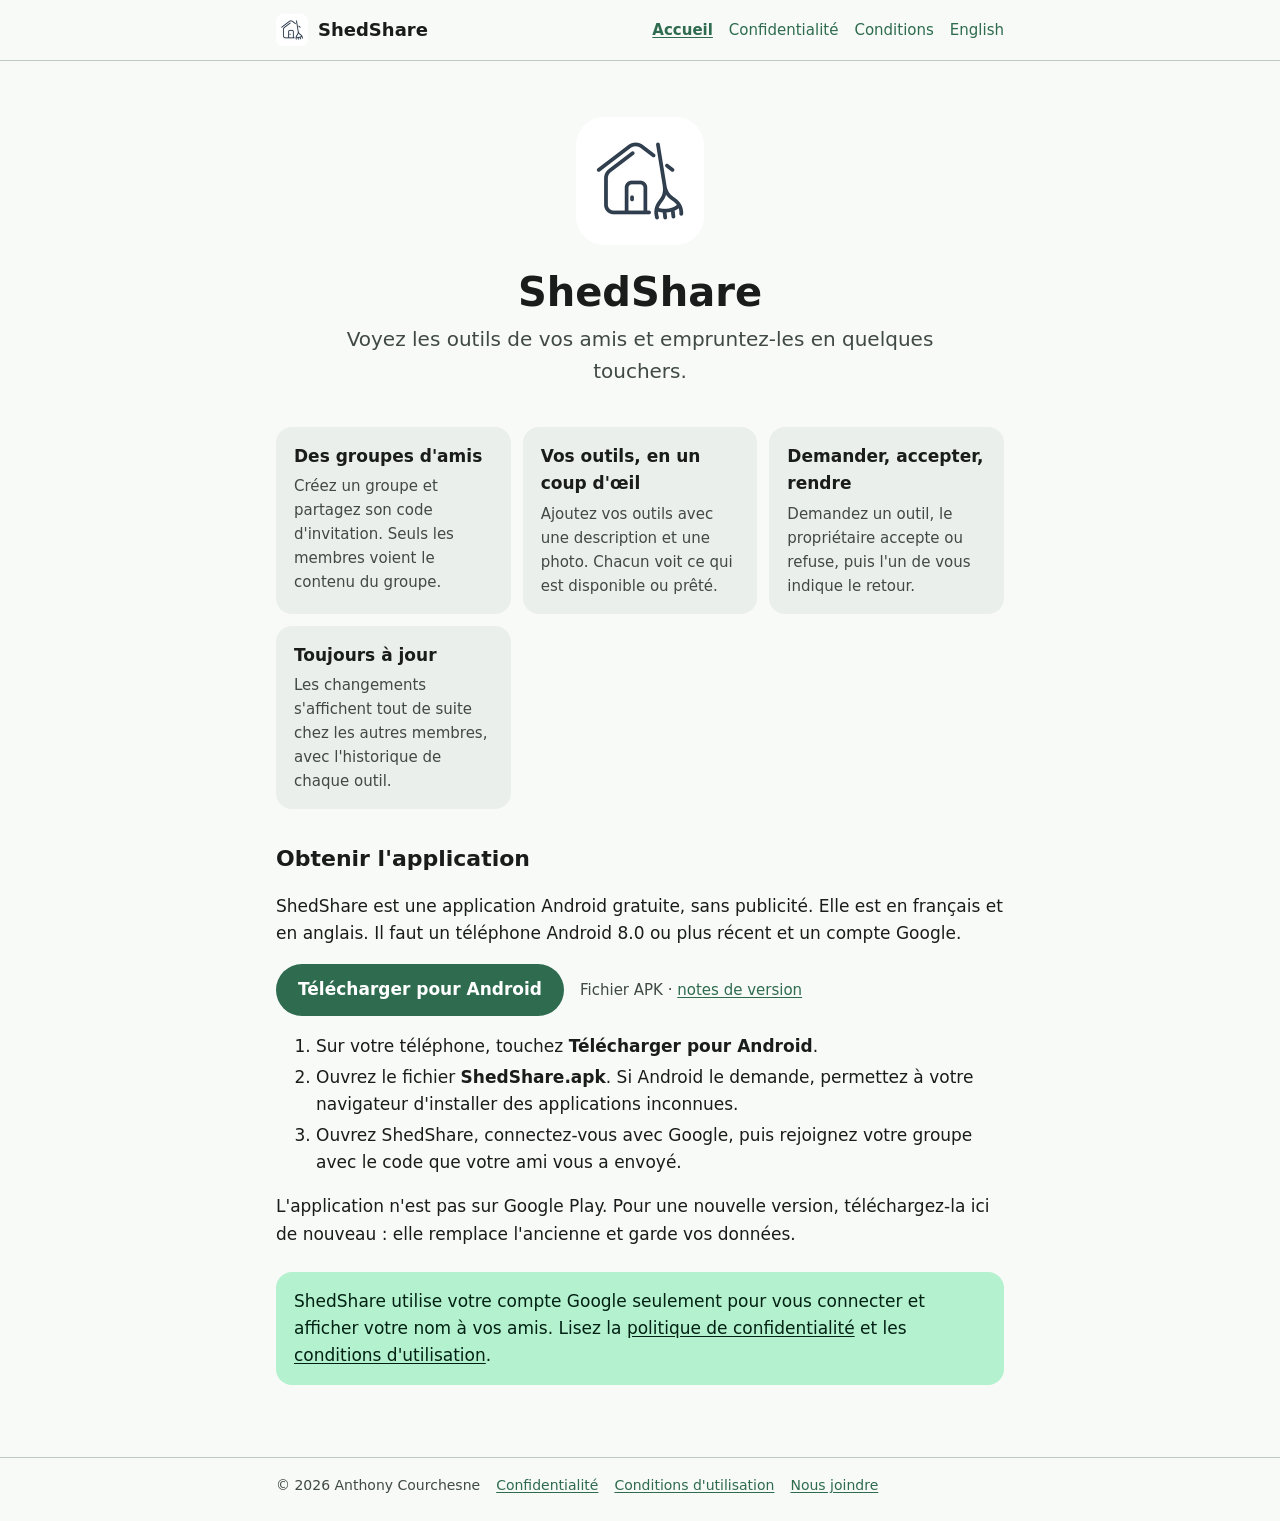
<file: index.html>
<!doctype html>
<html lang="fr-CA">
<head>
  <meta charset="utf-8">
  <meta name="viewport" content="width=device-width, initial-scale=1">
  <title>ShedShare – Empruntez les outils de vos amis</title>
  <meta name="description" content="ShedShare est une application Android pour voir les outils de vos amis et les emprunter en quelques touchers.">
  <link rel="icon" href="assets/favicon.png">
  <link rel="apple-touch-icon" href="assets/apple-touch-icon.png">
  <link rel="alternate" hreflang="en" href="en/">
  <link rel="stylesheet" href="assets/style.css">
</head>
<body>
<header class="site"><div class="wrap">
  <a class="brand" href="./"><img src="assets/favicon.png" alt="">ShedShare</a>
  <nav>
    <a href="./" aria-current="page">Accueil</a>
    <a href="privacy.html">Confidentialité</a>
    <a href="terms.html">Conditions</a>
    <a href="en/" lang="en" hreflang="en">English</a>
  </nav>
</div></header>

<main><div class="wrap">
  <section class="hero">
    <img src="assets/icon-256.png" alt="Icône de ShedShare : une remise avec un balai">
    <h1>ShedShare</h1>
    <p class="tagline">Voyez les outils de vos amis et empruntez-les en quelques touchers.</p>
  </section>

  <section class="features" aria-label="Fonctions">
    <div class="card">
      <h3>Des groupes d'amis</h3>
      <p>Créez un groupe et partagez son code d'invitation. Seuls les membres voient le contenu du groupe.</p>
    </div>
    <div class="card">
      <h3>Vos outils, en un coup d'œil</h3>
      <p>Ajoutez vos outils avec une description et une photo. Chacun voit ce qui est disponible ou prêté.</p>
    </div>
    <div class="card">
      <h3>Demander, accepter, rendre</h3>
      <p>Demandez un outil, le propriétaire accepte ou refuse, puis l'un de vous indique le retour.</p>
    </div>
    <div class="card">
      <h3>Toujours à jour</h3>
      <p>Les changements s'affichent tout de suite chez les autres membres, avec l'historique de chaque outil.</p>
    </div>
  </section>

  <h2 id="telecharger">Obtenir l'application</h2>
  <p>ShedShare est une application Android gratuite, sans publicité. Elle est en français et en anglais. Il faut un téléphone Android 8.0 ou plus récent et un compte Google.</p>
  <p class="download">
    <a class="button" href="https://github.com/CourchesneA/shedshare-site/releases/latest/download/ShedShare.apk">Télécharger pour Android</a>
    <span class="note">Fichier APK · <a href="https://github.com/CourchesneA/shedshare-site/releases/latest">notes de version</a></span>
  </p>
  <ol>
    <li>Sur votre téléphone, touchez <strong>Télécharger pour Android</strong>.</li>
    <li>Ouvrez le fichier <strong>ShedShare.apk</strong>. Si Android le demande, permettez à votre navigateur d'installer des applications inconnues.</li>
    <li>Ouvrez ShedShare, connectez-vous avec Google, puis rejoignez votre groupe avec le code que votre ami vous a envoyé.</li>
  </ol>
  <p>L'application n'est pas sur Google Play. Pour une nouvelle version, téléchargez-la ici de nouveau : elle remplace l'ancienne et garde vos données.</p>

  <div class="callout">
    ShedShare utilise votre compte Google seulement pour vous connecter et afficher votre nom à vos amis.
    Lisez la <a href="privacy.html">politique de confidentialité</a> et les <a href="terms.html">conditions d'utilisation</a>.
  </div>
</div></main>

<footer class="site"><div class="wrap">
  <span>© 2026 Anthony Courchesne</span>
  <a href="privacy.html">Confidentialité</a>
  <a href="terms.html">Conditions d'utilisation</a>
  <a href="mailto:titocourch@gmail.com">Nous joindre</a>
</div></footer>
</body>
</html>
</file>
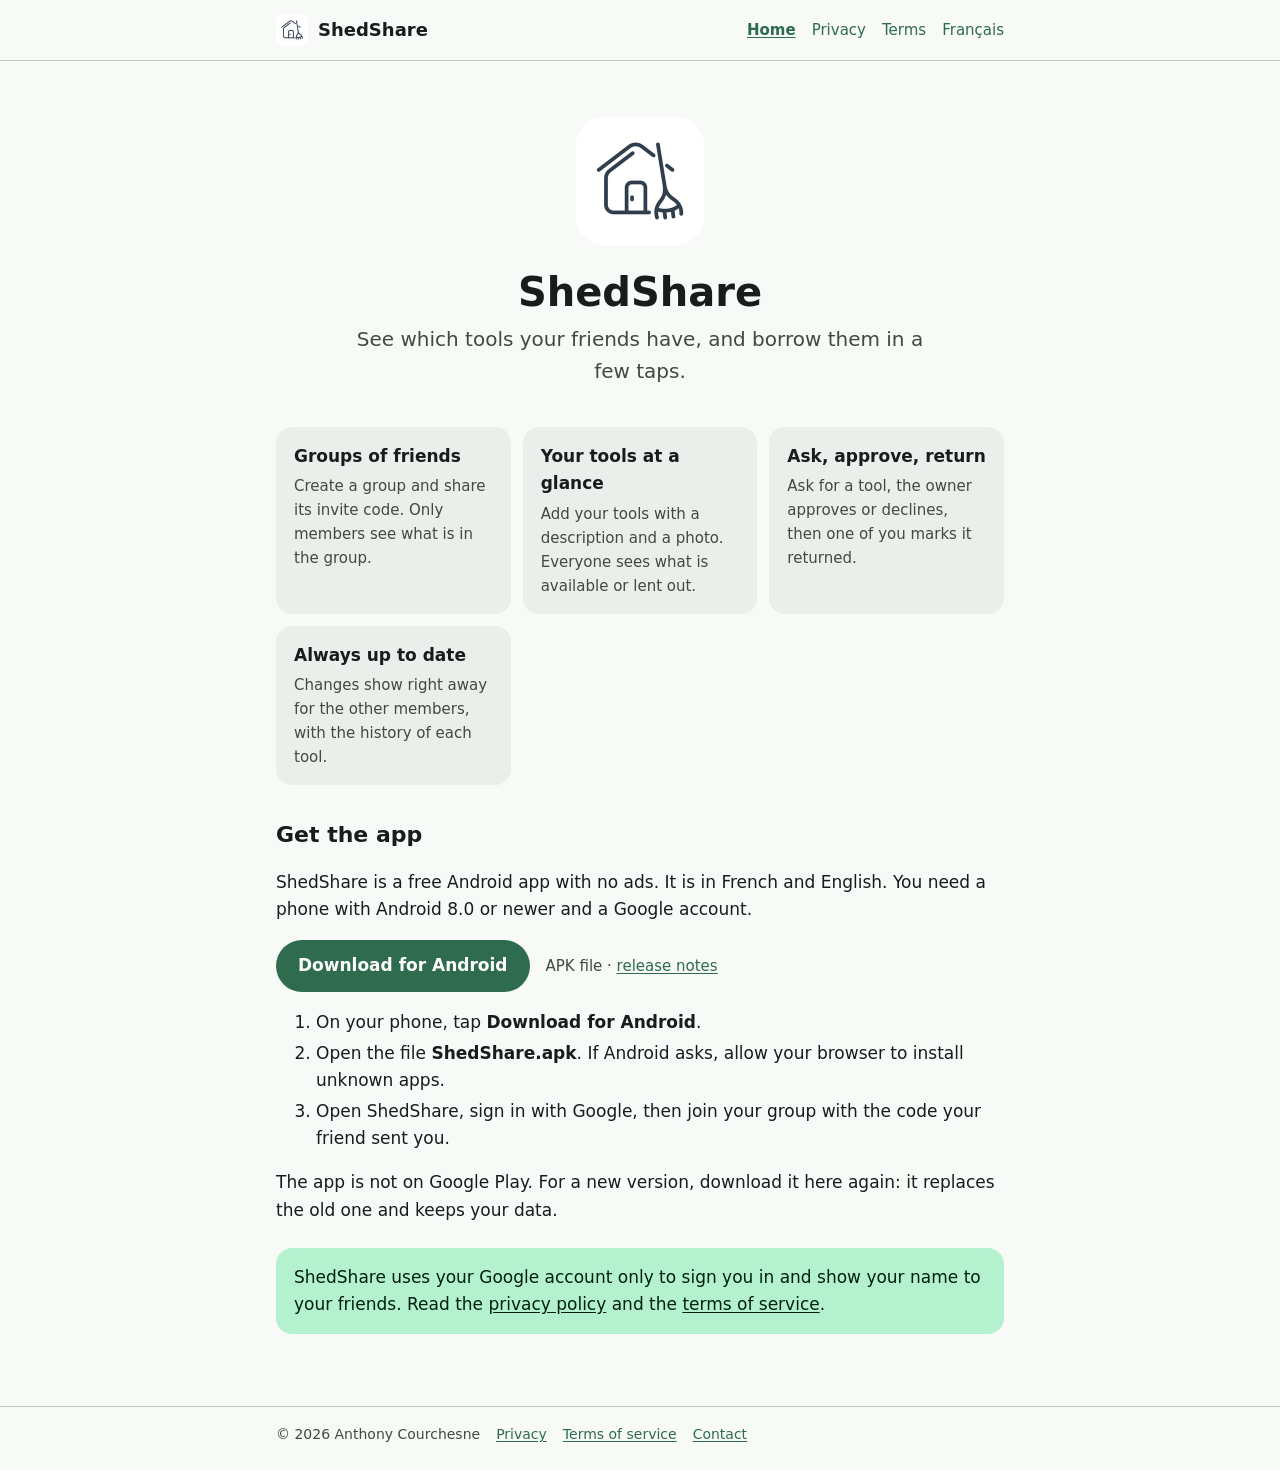
<file: en/index.html>
<!doctype html>
<html lang="en-CA">
<head>
  <meta charset="utf-8">
  <meta name="viewport" content="width=device-width, initial-scale=1">
  <title>ShedShare – Borrow your friends' tools</title>
  <meta name="description" content="ShedShare is an Android app to see which tools your friends have and borrow them in a few taps.">
  <link rel="icon" href="../assets/favicon.png">
  <link rel="apple-touch-icon" href="../assets/apple-touch-icon.png">
  <link rel="alternate" hreflang="fr" href="../">
  <link rel="stylesheet" href="../assets/style.css">
</head>
<body>
<header class="site"><div class="wrap">
  <a class="brand" href="./"><img src="../assets/favicon.png" alt="">ShedShare</a>
  <nav>
    <a href="./" aria-current="page">Home</a>
    <a href="privacy.html">Privacy</a>
    <a href="terms.html">Terms</a>
    <a href="../" lang="fr" hreflang="fr">Français</a>
  </nav>
</div></header>

<main><div class="wrap">
  <section class="hero">
    <img src="../assets/icon-256.png" alt="ShedShare icon: a shed with a broom">
    <h1>ShedShare</h1>
    <p class="tagline">See which tools your friends have, and borrow them in a few taps.</p>
  </section>

  <section class="features" aria-label="Features">
    <div class="card">
      <h3>Groups of friends</h3>
      <p>Create a group and share its invite code. Only members see what is in the group.</p>
    </div>
    <div class="card">
      <h3>Your tools at a glance</h3>
      <p>Add your tools with a description and a photo. Everyone sees what is available or lent out.</p>
    </div>
    <div class="card">
      <h3>Ask, approve, return</h3>
      <p>Ask for a tool, the owner approves or declines, then one of you marks it returned.</p>
    </div>
    <div class="card">
      <h3>Always up to date</h3>
      <p>Changes show right away for the other members, with the history of each tool.</p>
    </div>
  </section>

  <h2 id="download">Get the app</h2>
  <p>ShedShare is a free Android app with no ads. It is in French and English. You need a phone with Android 8.0 or newer and a Google account.</p>
  <p class="download">
    <a class="button" href="https://github.com/CourchesneA/shedshare-site/releases/latest/download/ShedShare.apk">Download for Android</a>
    <span class="note">APK file · <a href="https://github.com/CourchesneA/shedshare-site/releases/latest">release notes</a></span>
  </p>
  <ol>
    <li>On your phone, tap <strong>Download for Android</strong>.</li>
    <li>Open the file <strong>ShedShare.apk</strong>. If Android asks, allow your browser to install unknown apps.</li>
    <li>Open ShedShare, sign in with Google, then join your group with the code your friend sent you.</li>
  </ol>
  <p>The app is not on Google Play. For a new version, download it here again: it replaces the old one and keeps your data.</p>

  <div class="callout">
    ShedShare uses your Google account only to sign you in and show your name to your friends.
    Read the <a href="privacy.html">privacy policy</a> and the <a href="terms.html">terms of service</a>.
  </div>
</div></main>

<footer class="site"><div class="wrap">
  <span>© 2026 Anthony Courchesne</span>
  <a href="privacy.html">Privacy</a>
  <a href="terms.html">Terms of service</a>
  <a href="mailto:titocourch@gmail.com">Contact</a>
</div></footer>
</body>
</html>
</file>
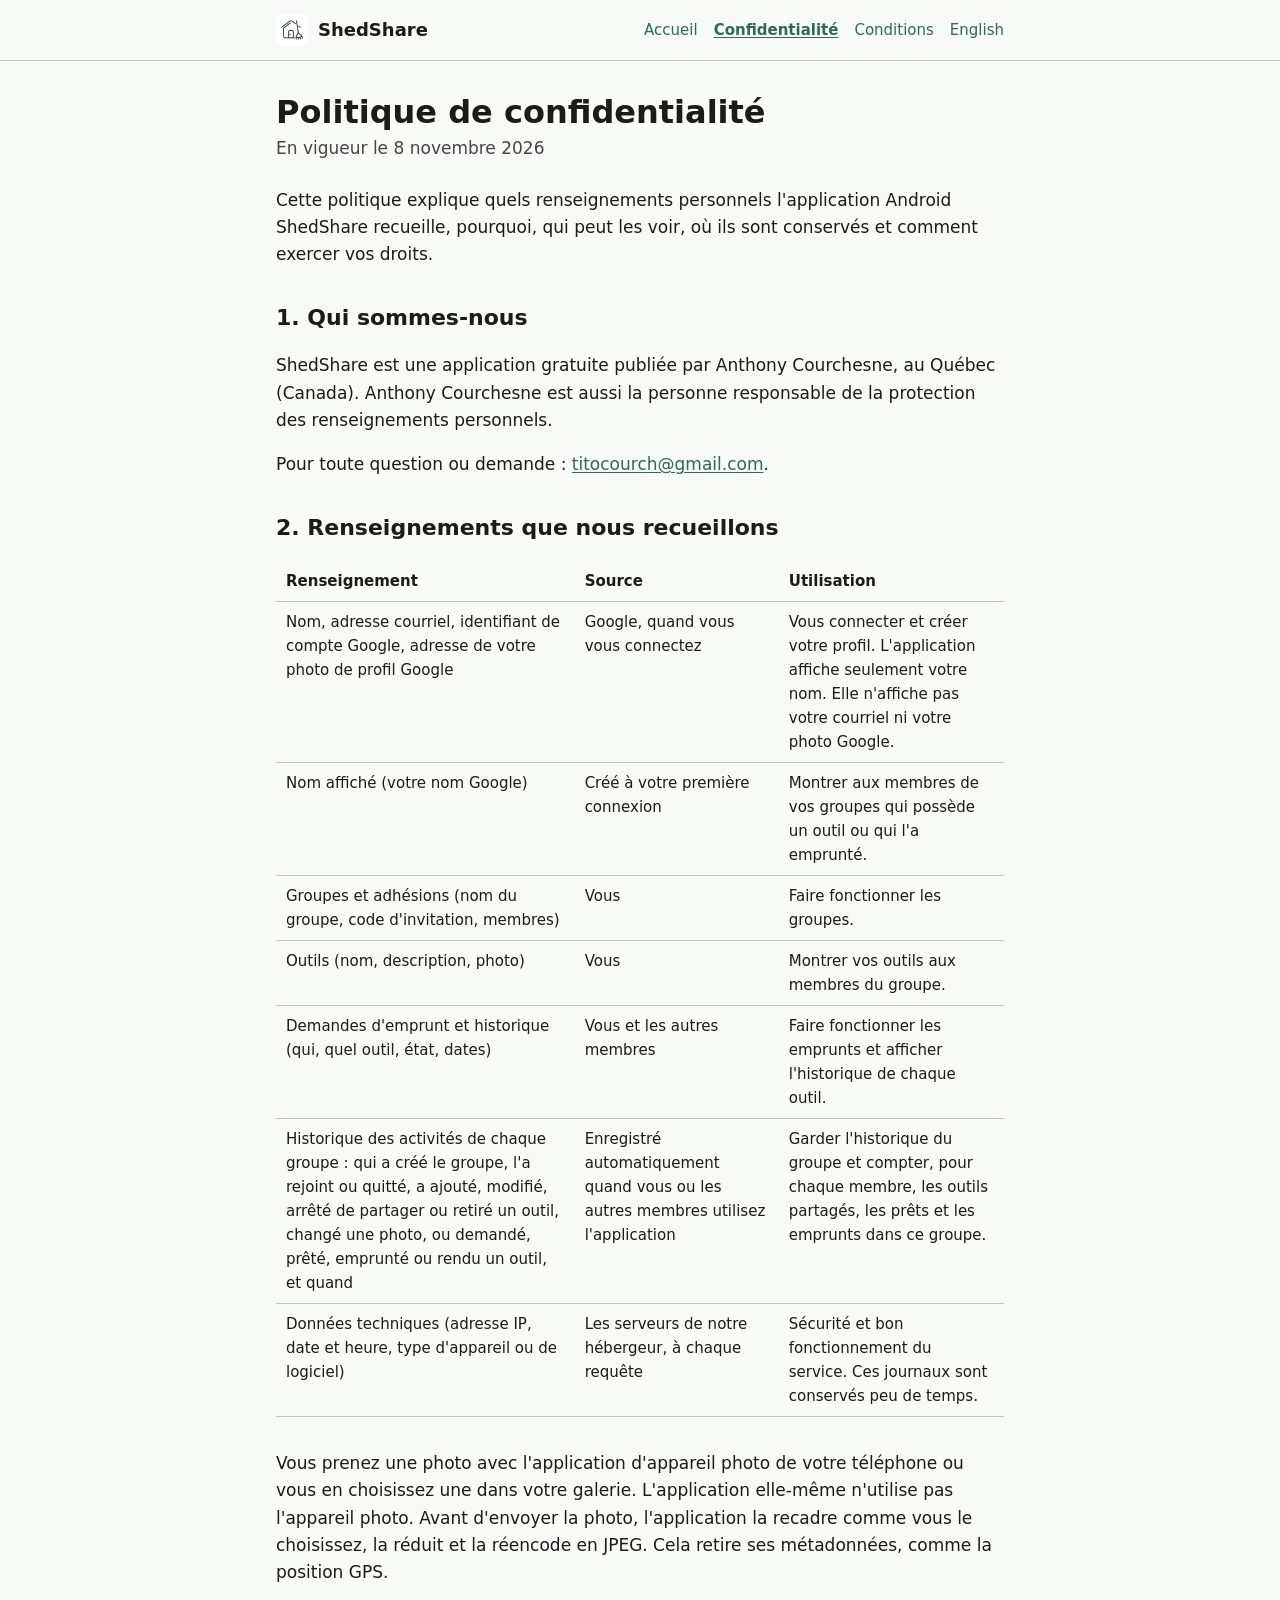
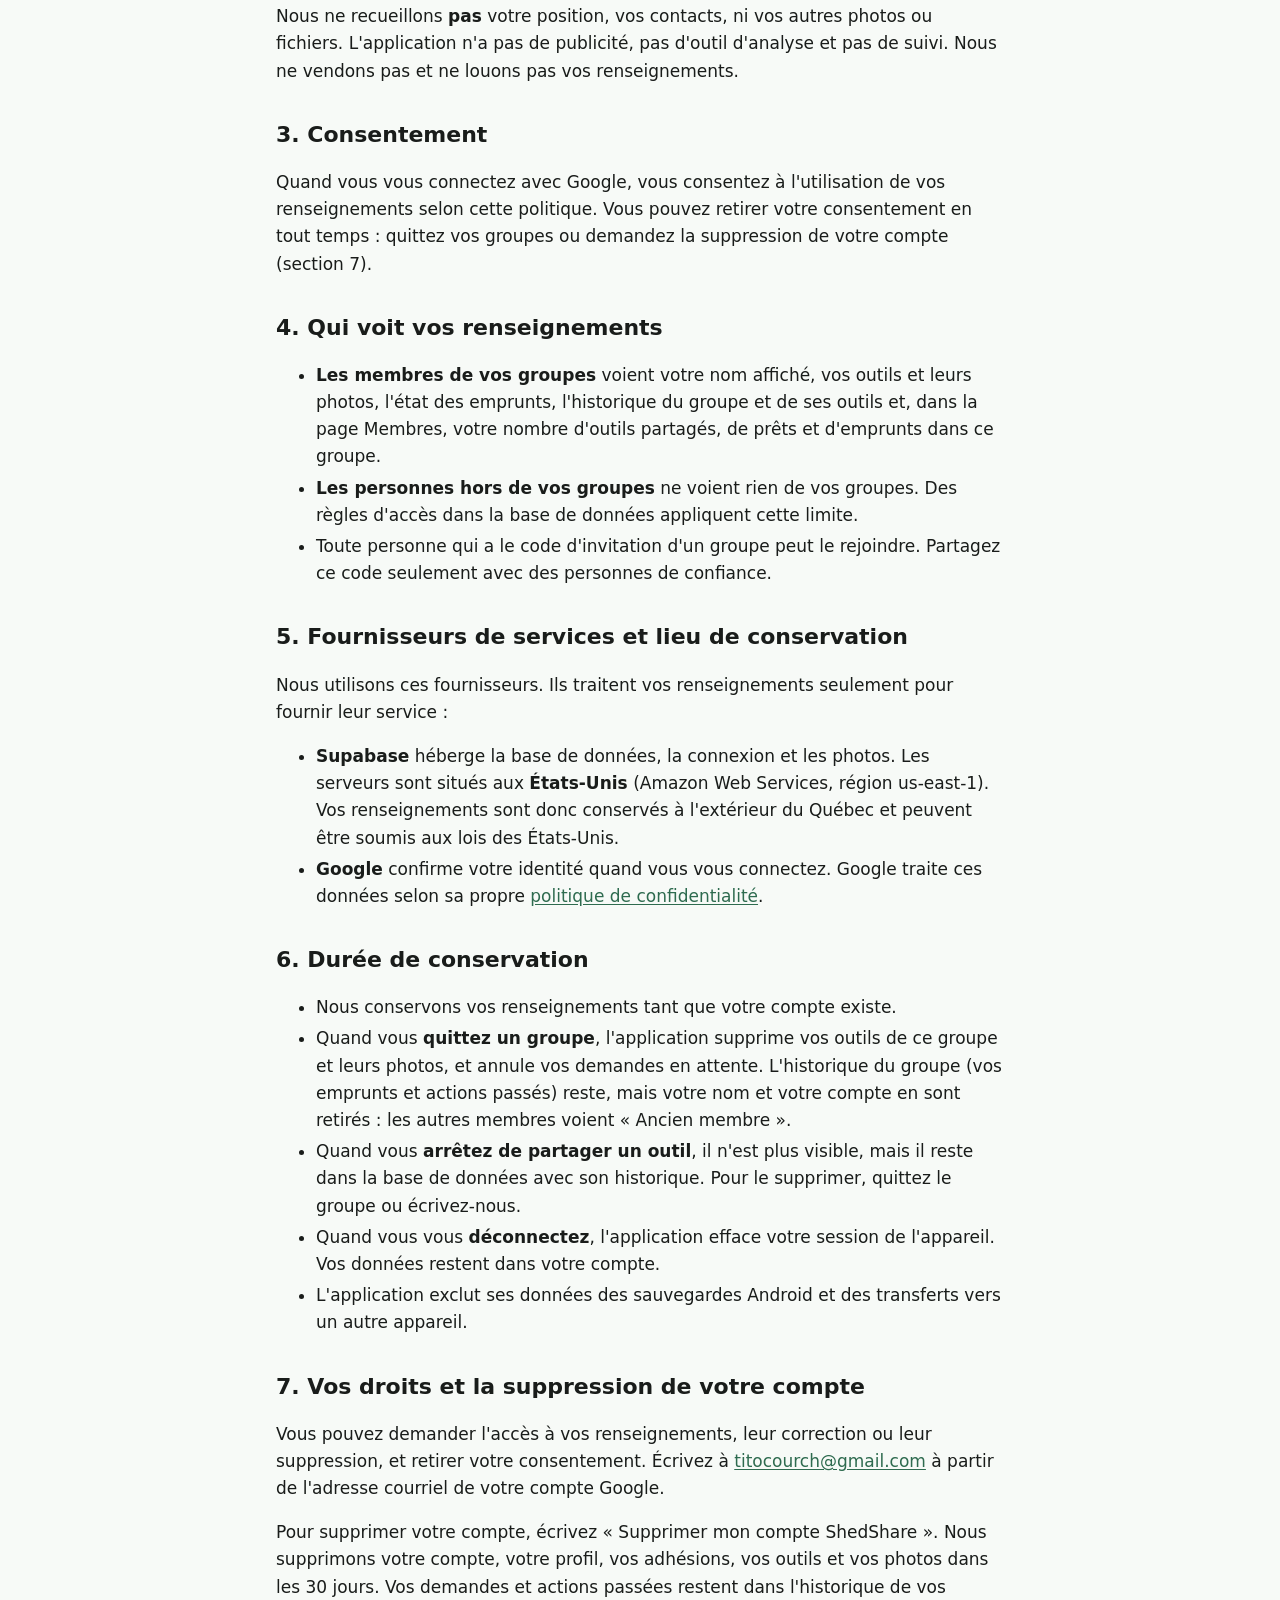
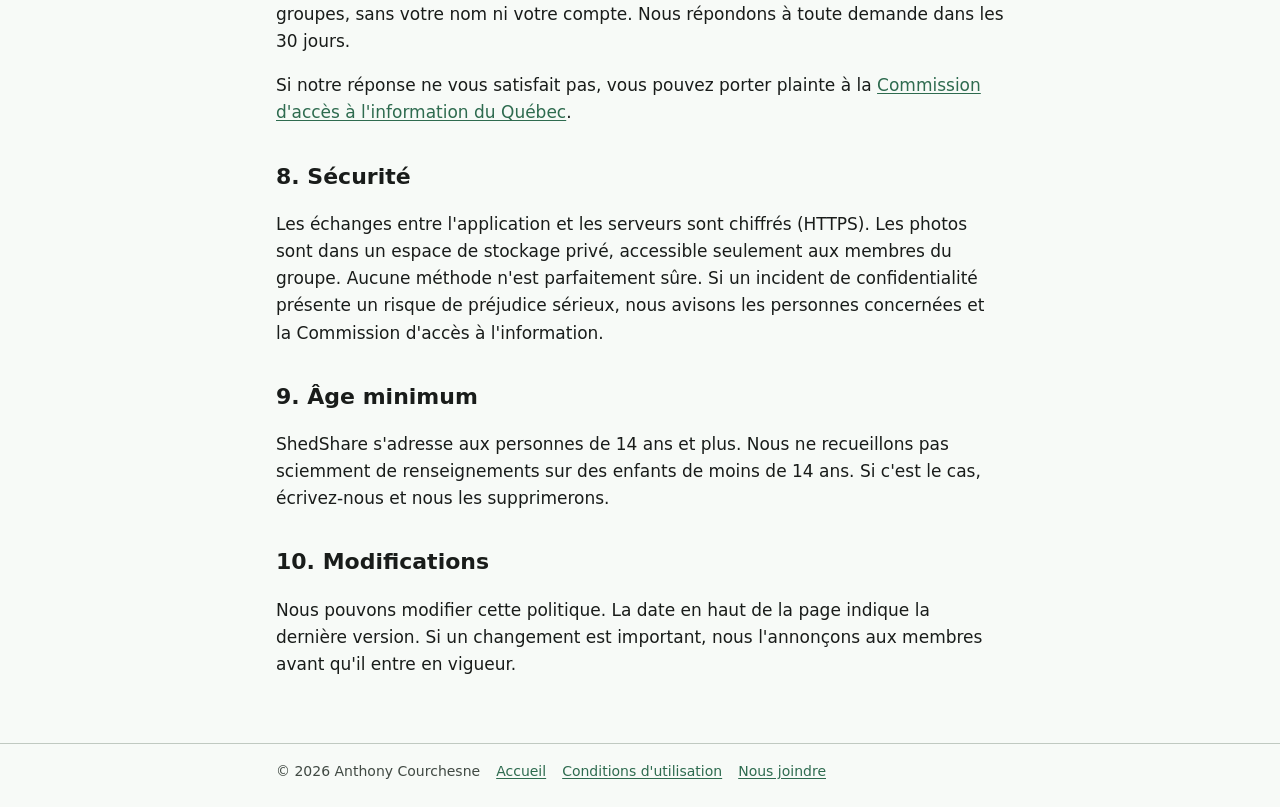
<file: privacy.html>
<!doctype html>
<html lang="fr-CA">
<head>
  <meta charset="utf-8">
  <meta name="viewport" content="width=device-width, initial-scale=1">
  <title>Politique de confidentialité – ShedShare</title>
  <meta name="description" content="Quels renseignements personnels ShedShare recueille, pourquoi, qui les voit et comment les faire supprimer.">
  <link rel="icon" href="assets/favicon.png">
  <link rel="alternate" hreflang="en" href="en/privacy.html">
  <link rel="stylesheet" href="assets/style.css">
</head>
<body>
<header class="site"><div class="wrap">
  <a class="brand" href="./"><img src="assets/favicon.png" alt="">ShedShare</a>
  <nav>
    <a href="./">Accueil</a>
    <a href="privacy.html" aria-current="page">Confidentialité</a>
    <a href="terms.html">Conditions</a>
    <a href="en/privacy.html" lang="en" hreflang="en">English</a>
  </nav>
</div></header>

<main><div class="wrap">
  <h1>Politique de confidentialité</h1>
  <p class="updated">En vigueur le 8 novembre 2026</p>

  <p>Cette politique explique quels renseignements personnels l'application Android ShedShare recueille, pourquoi, qui peut les voir, où ils sont conservés et comment exercer vos droits.</p>

  <h2>1. Qui sommes-nous</h2>
  <p>ShedShare est une application gratuite publiée par Anthony Courchesne, au Québec (Canada). Anthony Courchesne est aussi la personne responsable de la protection des renseignements personnels.</p>
  <p>Pour toute question ou demande : <a href="mailto:titocourch@gmail.com">titocourch@gmail.com</a>.</p>

  <h2>2. Renseignements que nous recueillons</h2>
  <div class="table-scroll"><table>
    <thead><tr><th>Renseignement</th><th>Source</th><th>Utilisation</th></tr></thead>
    <tbody>
      <tr><td>Nom, adresse courriel, identifiant de compte Google, adresse de votre photo de profil Google</td><td>Google, quand vous vous connectez</td><td>Vous connecter et créer votre profil. L'application affiche seulement votre nom. Elle n'affiche pas votre courriel ni votre photo Google.</td></tr>
      <tr><td>Nom affiché (votre nom Google)</td><td>Créé à votre première connexion</td><td>Montrer aux membres de vos groupes qui possède un outil ou qui l'a emprunté.</td></tr>
      <tr><td>Groupes et adhésions (nom du groupe, code d'invitation, membres)</td><td>Vous</td><td>Faire fonctionner les groupes.</td></tr>
      <tr><td>Outils (nom, description, photo)</td><td>Vous</td><td>Montrer vos outils aux membres du groupe.</td></tr>
      <tr><td>Demandes d'emprunt et historique (qui, quel outil, état, dates)</td><td>Vous et les autres membres</td><td>Faire fonctionner les emprunts et afficher l'historique de chaque outil.</td></tr>
      <tr><td>Historique des activités de chaque groupe : qui a créé le groupe, l'a rejoint ou quitté, a ajouté, modifié, arrêté de partager ou retiré un outil, changé une photo, ou demandé, prêté, emprunté ou rendu un outil, et quand</td><td>Enregistré automatiquement quand vous ou les autres membres utilisez l'application</td><td>Garder l'historique du groupe et compter, pour chaque membre, les outils partagés, les prêts et les emprunts dans ce groupe.</td></tr>
      <tr><td>Données techniques (adresse IP, date et heure, type d'appareil ou de logiciel)</td><td>Les serveurs de notre hébergeur, à chaque requête</td><td>Sécurité et bon fonctionnement du service. Ces journaux sont conservés peu de temps.</td></tr>
    </tbody>
  </table></div>
  <p>Vous prenez une photo avec l'application d'appareil photo de votre téléphone ou vous en choisissez une dans votre galerie. L'application elle-même n'utilise pas l'appareil photo. Avant d'envoyer la photo, l'application la recadre comme vous le choisissez, la réduit et la réencode en JPEG. Cela retire ses métadonnées, comme la position GPS.</p>
  <p>Nous ne recueillons <strong>pas</strong> votre position, vos contacts, ni vos autres photos ou fichiers. L'application n'a pas de publicité, pas d'outil d'analyse et pas de suivi. Nous ne vendons pas et ne louons pas vos renseignements.</p>

  <h2>3. Consentement</h2>
  <p>Quand vous vous connectez avec Google, vous consentez à l'utilisation de vos renseignements selon cette politique. Vous pouvez retirer votre consentement en tout temps : quittez vos groupes ou demandez la suppression de votre compte (section 7).</p>

  <h2>4. Qui voit vos renseignements</h2>
  <ul>
    <li><strong>Les membres de vos groupes</strong> voient votre nom affiché, vos outils et leurs photos, l'état des emprunts, l'historique du groupe et de ses outils et, dans la page Membres, votre nombre d'outils partagés, de prêts et d'emprunts dans ce groupe.</li>
    <li><strong>Les personnes hors de vos groupes</strong> ne voient rien de vos groupes. Des règles d'accès dans la base de données appliquent cette limite.</li>
    <li>Toute personne qui a le code d'invitation d'un groupe peut le rejoindre. Partagez ce code seulement avec des personnes de confiance.</li>
  </ul>

  <h2>5. Fournisseurs de services et lieu de conservation</h2>
  <p>Nous utilisons ces fournisseurs. Ils traitent vos renseignements seulement pour fournir leur service :</p>
  <ul>
    <li><strong>Supabase</strong> héberge la base de données, la connexion et les photos. Les serveurs sont situés aux <strong>États-Unis</strong> (Amazon Web Services, région us-east-1). Vos renseignements sont donc conservés à l'extérieur du Québec et peuvent être soumis aux lois des États-Unis.</li>
    <li><strong>Google</strong> confirme votre identité quand vous vous connectez. Google traite ces données selon sa propre <a href="https://policies.google.com/privacy?hl=fr">politique de confidentialité</a>.</li>
  </ul>

  <h2>6. Durée de conservation</h2>
  <ul>
    <li>Nous conservons vos renseignements tant que votre compte existe.</li>
    <li>Quand vous <strong>quittez un groupe</strong>, l'application supprime vos outils de ce groupe et leurs photos, et annule vos demandes en attente. L'historique du groupe (vos emprunts et actions passés) reste, mais votre nom et votre compte en sont retirés : les autres membres voient « Ancien membre ».</li>
    <li>Quand vous <strong>arrêtez de partager un outil</strong>, il n'est plus visible, mais il reste dans la base de données avec son historique. Pour le supprimer, quittez le groupe ou écrivez-nous.</li>
    <li>Quand vous vous <strong>déconnectez</strong>, l'application efface votre session de l'appareil. Vos données restent dans votre compte.</li>
    <li>L'application exclut ses données des sauvegardes Android et des transferts vers un autre appareil.</li>
  </ul>

  <h2>7. Vos droits et la suppression de votre compte</h2>
  <p>Vous pouvez demander l'accès à vos renseignements, leur correction ou leur suppression, et retirer votre consentement. Écrivez à <a href="mailto:titocourch@gmail.com">titocourch@gmail.com</a> à partir de l'adresse courriel de votre compte Google.</p>
  <p>Pour supprimer votre compte, écrivez « Supprimer mon compte ShedShare ». Nous supprimons votre compte, votre profil, vos adhésions, vos outils et vos photos dans les 30 jours. Vos demandes et actions passées restent dans l'historique de vos groupes, sans votre nom ni votre compte. Nous répondons à toute demande dans les 30 jours.</p>
  <p>Si notre réponse ne vous satisfait pas, vous pouvez porter plainte à la <a href="https://www.cai.gouv.qc.ca/">Commission d'accès à l'information du Québec</a>.</p>

  <h2>8. Sécurité</h2>
  <p>Les échanges entre l'application et les serveurs sont chiffrés (HTTPS). Les photos sont dans un espace de stockage privé, accessible seulement aux membres du groupe. Aucune méthode n'est parfaitement sûre. Si un incident de confidentialité présente un risque de préjudice sérieux, nous avisons les personnes concernées et la Commission d'accès à l'information.</p>

  <h2>9. Âge minimum</h2>
  <p>ShedShare s'adresse aux personnes de 14 ans et plus. Nous ne recueillons pas sciemment de renseignements sur des enfants de moins de 14 ans. Si c'est le cas, écrivez-nous et nous les supprimerons.</p>

  <h2>10. Modifications</h2>
  <p>Nous pouvons modifier cette politique. La date en haut de la page indique la dernière version. Si un changement est important, nous l'annonçons aux membres avant qu'il entre en vigueur.</p>
</div></main>

<footer class="site"><div class="wrap">
  <span>© 2026 Anthony Courchesne</span>
  <a href="./">Accueil</a>
  <a href="terms.html">Conditions d'utilisation</a>
  <a href="mailto:titocourch@gmail.com">Nous joindre</a>
</div></footer>
</body>
</html>
</file>
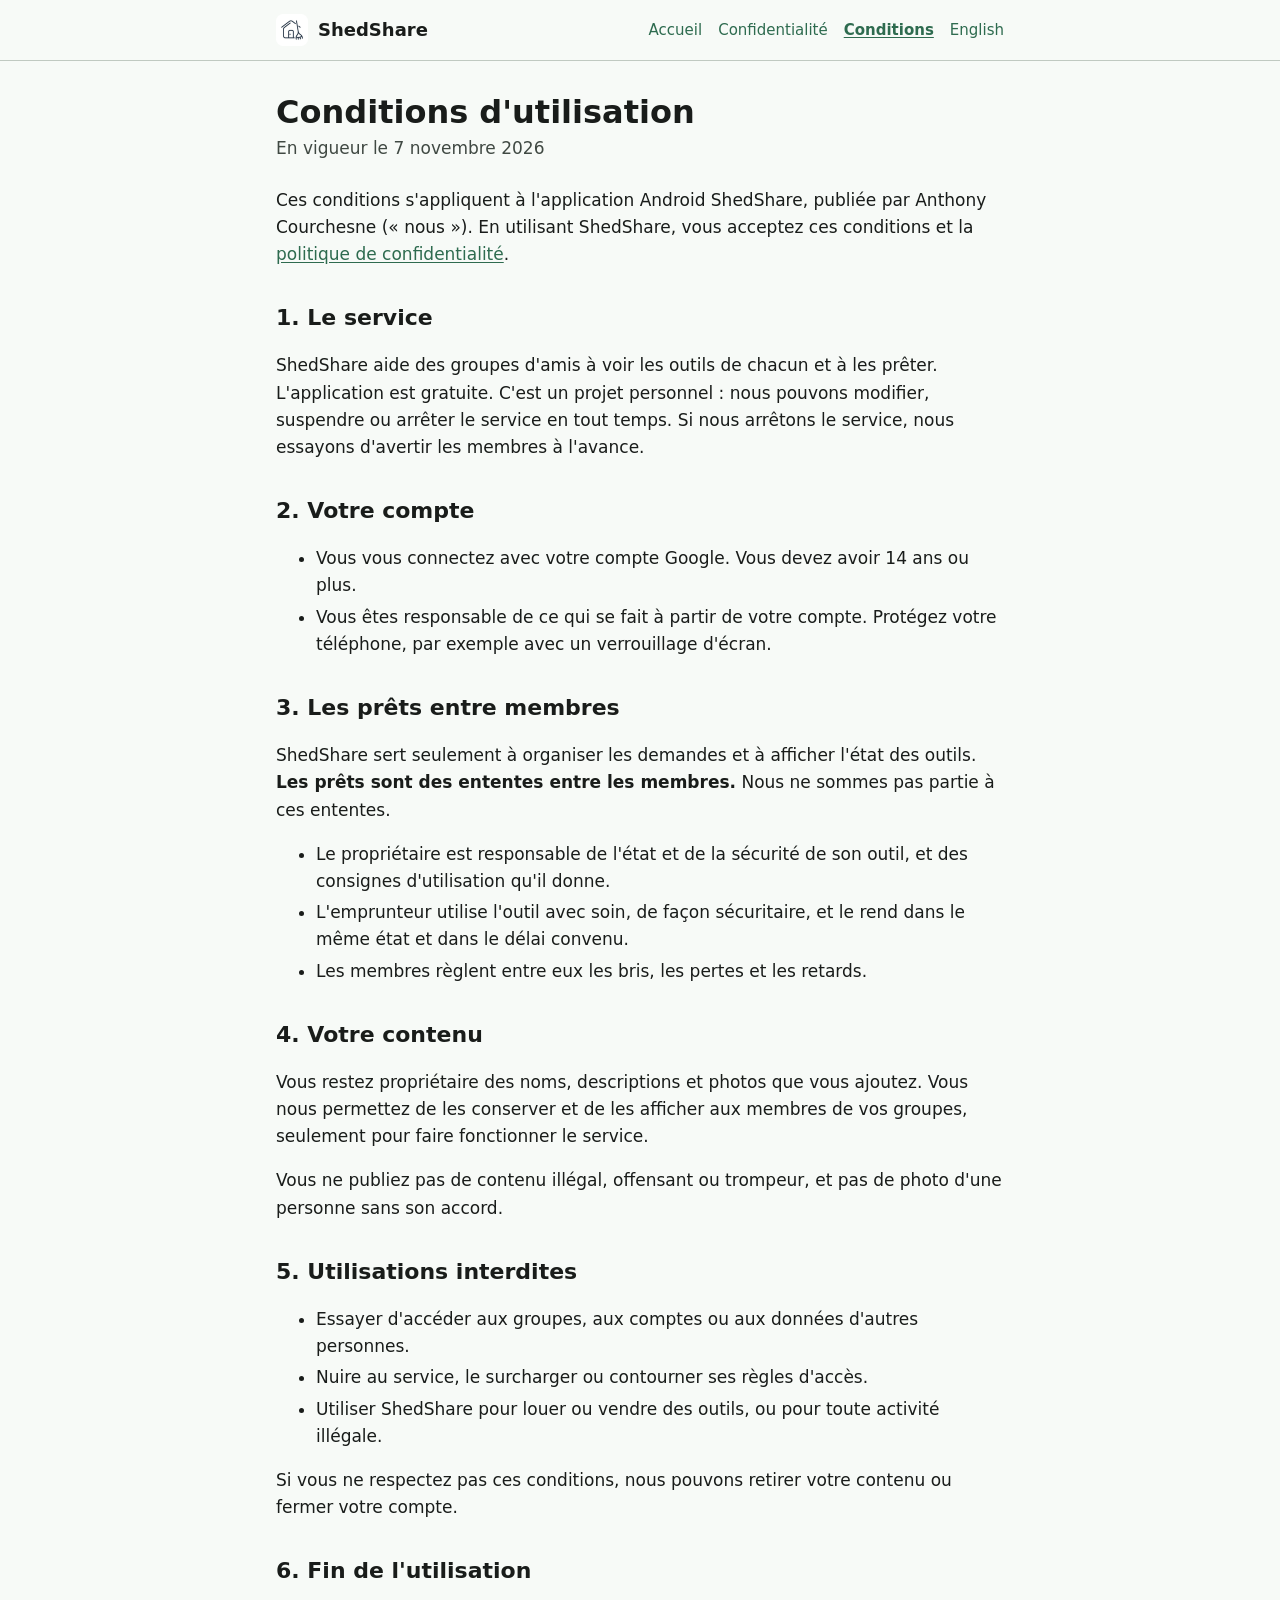
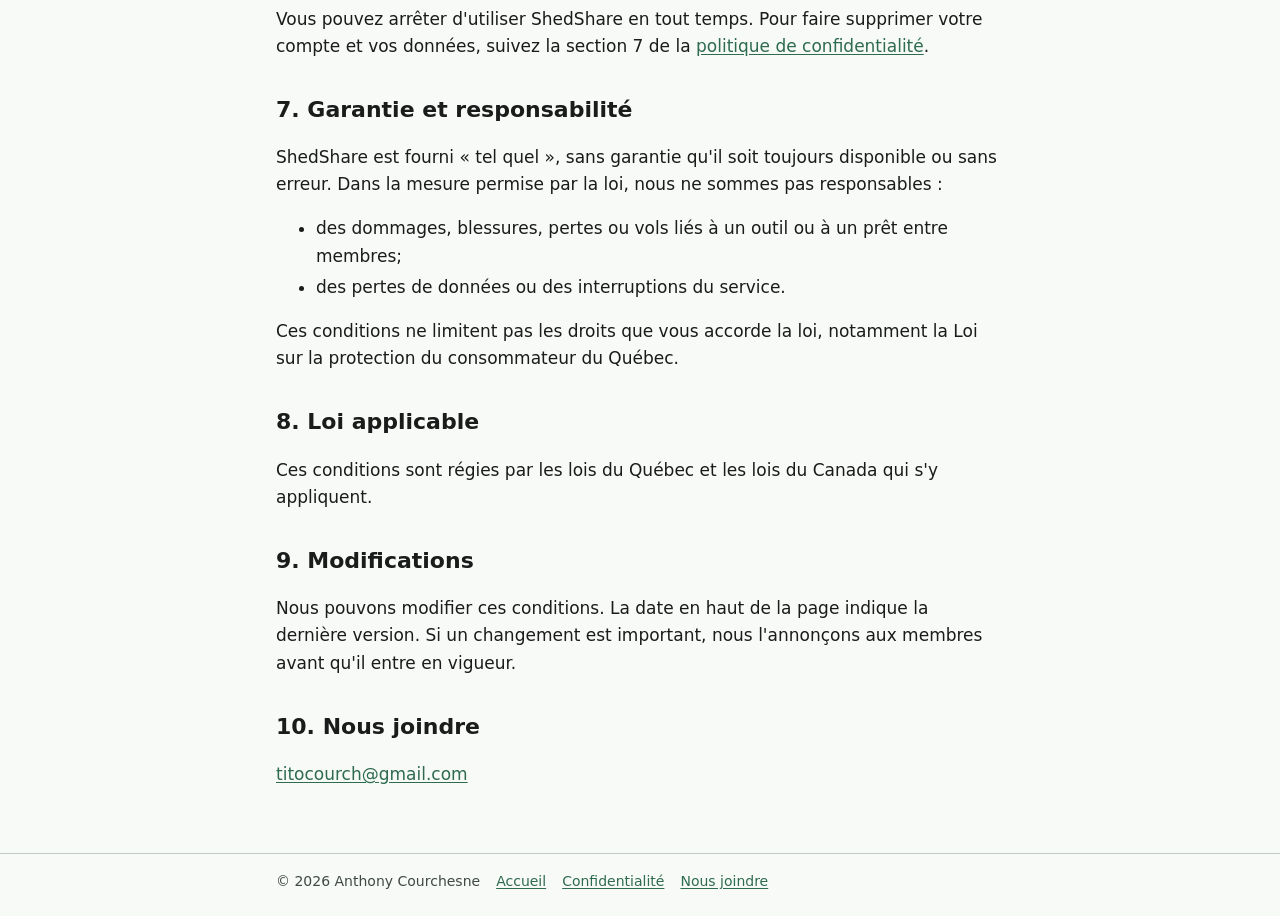
<file: terms.html>
<!doctype html>
<html lang="fr-CA">
<head>
  <meta charset="utf-8">
  <meta name="viewport" content="width=device-width, initial-scale=1">
  <title>Conditions d'utilisation – ShedShare</title>
  <meta name="description" content="Les règles d'utilisation de l'application ShedShare.">
  <link rel="icon" href="assets/favicon.png">
  <link rel="alternate" hreflang="en" href="en/terms.html">
  <link rel="stylesheet" href="assets/style.css">
</head>
<body>
<header class="site"><div class="wrap">
  <a class="brand" href="./"><img src="assets/favicon.png" alt="">ShedShare</a>
  <nav>
    <a href="./">Accueil</a>
    <a href="privacy.html">Confidentialité</a>
    <a href="terms.html" aria-current="page">Conditions</a>
    <a href="en/terms.html" lang="en" hreflang="en">English</a>
  </nav>
</div></header>

<main><div class="wrap">
  <h1>Conditions d'utilisation</h1>
  <p class="updated">En vigueur le 7 novembre 2026</p>

  <p>Ces conditions s'appliquent à l'application Android ShedShare, publiée par Anthony Courchesne (« nous »). En utilisant ShedShare, vous acceptez ces conditions et la <a href="privacy.html">politique de confidentialité</a>.</p>

  <h2>1. Le service</h2>
  <p>ShedShare aide des groupes d'amis à voir les outils de chacun et à les prêter. L'application est gratuite. C'est un projet personnel : nous pouvons modifier, suspendre ou arrêter le service en tout temps. Si nous arrêtons le service, nous essayons d'avertir les membres à l'avance.</p>

  <h2>2. Votre compte</h2>
  <ul>
    <li>Vous vous connectez avec votre compte Google. Vous devez avoir 14 ans ou plus.</li>
    <li>Vous êtes responsable de ce qui se fait à partir de votre compte. Protégez votre téléphone, par exemple avec un verrouillage d'écran.</li>
  </ul>

  <h2>3. Les prêts entre membres</h2>
  <p>ShedShare sert seulement à organiser les demandes et à afficher l'état des outils. <strong>Les prêts sont des ententes entre les membres.</strong> Nous ne sommes pas partie à ces ententes.</p>
  <ul>
    <li>Le propriétaire est responsable de l'état et de la sécurité de son outil, et des consignes d'utilisation qu'il donne.</li>
    <li>L'emprunteur utilise l'outil avec soin, de façon sécuritaire, et le rend dans le même état et dans le délai convenu.</li>
    <li>Les membres règlent entre eux les bris, les pertes et les retards.</li>
  </ul>

  <h2>4. Votre contenu</h2>
  <p>Vous restez propriétaire des noms, descriptions et photos que vous ajoutez. Vous nous permettez de les conserver et de les afficher aux membres de vos groupes, seulement pour faire fonctionner le service.</p>
  <p>Vous ne publiez pas de contenu illégal, offensant ou trompeur, et pas de photo d'une personne sans son accord.</p>

  <h2>5. Utilisations interdites</h2>
  <ul>
    <li>Essayer d'accéder aux groupes, aux comptes ou aux données d'autres personnes.</li>
    <li>Nuire au service, le surcharger ou contourner ses règles d'accès.</li>
    <li>Utiliser ShedShare pour louer ou vendre des outils, ou pour toute activité illégale.</li>
  </ul>
  <p>Si vous ne respectez pas ces conditions, nous pouvons retirer votre contenu ou fermer votre compte.</p>

  <h2>6. Fin de l'utilisation</h2>
  <p>Vous pouvez arrêter d'utiliser ShedShare en tout temps. Pour faire supprimer votre compte et vos données, suivez la section 7 de la <a href="privacy.html">politique de confidentialité</a>.</p>

  <h2>7. Garantie et responsabilité</h2>
  <p>ShedShare est fourni « tel quel », sans garantie qu'il soit toujours disponible ou sans erreur. Dans la mesure permise par la loi, nous ne sommes pas responsables :</p>
  <ul>
    <li>des dommages, blessures, pertes ou vols liés à un outil ou à un prêt entre membres;</li>
    <li>des pertes de données ou des interruptions du service.</li>
  </ul>
  <p>Ces conditions ne limitent pas les droits que vous accorde la loi, notamment la Loi sur la protection du consommateur du Québec.</p>

  <h2>8. Loi applicable</h2>
  <p>Ces conditions sont régies par les lois du Québec et les lois du Canada qui s'y appliquent.</p>

  <h2>9. Modifications</h2>
  <p>Nous pouvons modifier ces conditions. La date en haut de la page indique la dernière version. Si un changement est important, nous l'annonçons aux membres avant qu'il entre en vigueur.</p>

  <h2>10. Nous joindre</h2>
  <p><a href="mailto:titocourch@gmail.com">titocourch@gmail.com</a></p>
</div></main>

<footer class="site"><div class="wrap">
  <span>© 2026 Anthony Courchesne</span>
  <a href="./">Accueil</a>
  <a href="privacy.html">Confidentialité</a>
  <a href="mailto:titocourch@gmail.com">Nous joindre</a>
</div></footer>
</body>
</html>
</file>
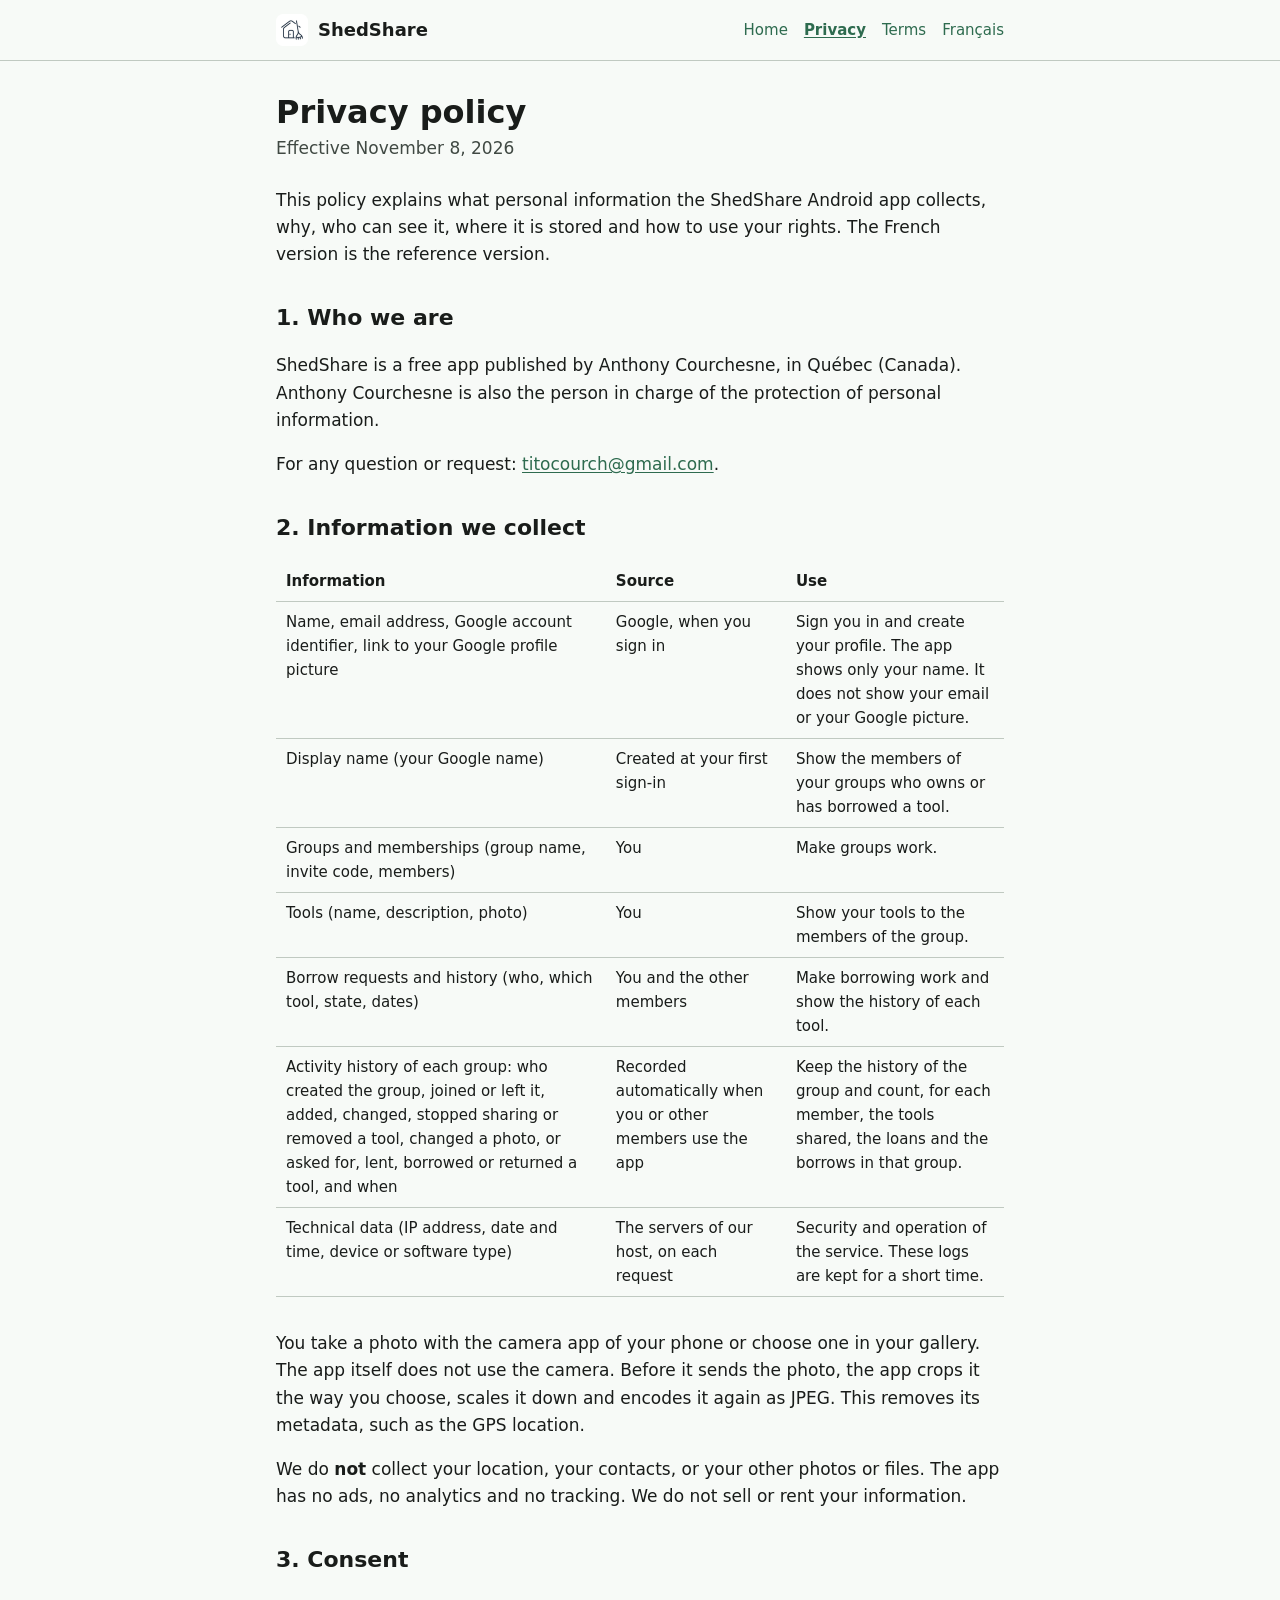
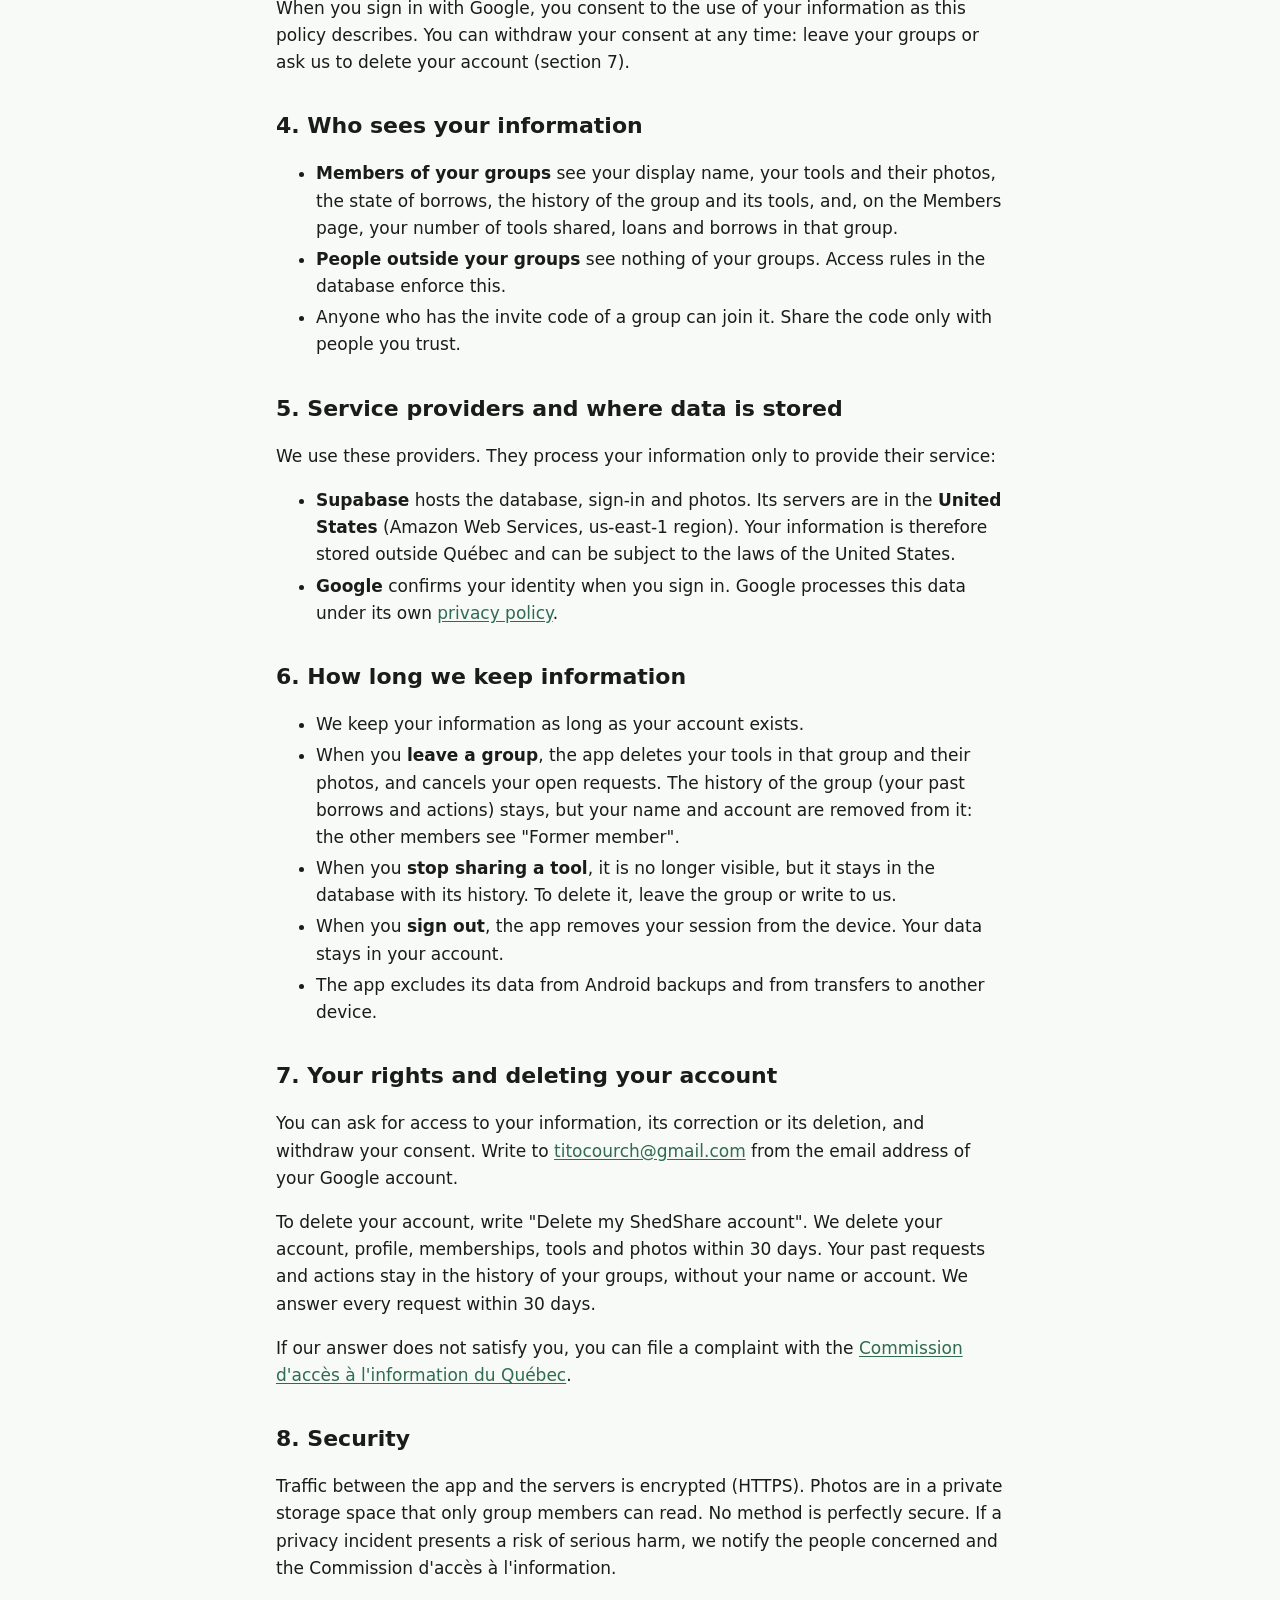
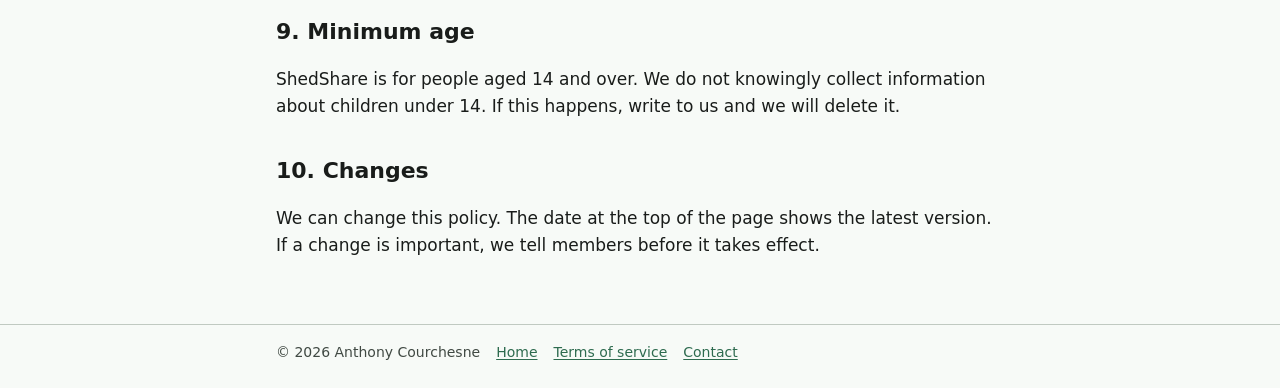
<file: en/privacy.html>
<!doctype html>
<html lang="en-CA">
<head>
  <meta charset="utf-8">
  <meta name="viewport" content="width=device-width, initial-scale=1">
  <title>Privacy policy – ShedShare</title>
  <meta name="description" content="What personal information ShedShare collects, why, who sees it and how to have it deleted.">
  <link rel="icon" href="../assets/favicon.png">
  <link rel="alternate" hreflang="fr" href="../privacy.html">
  <link rel="stylesheet" href="../assets/style.css">
</head>
<body>
<header class="site"><div class="wrap">
  <a class="brand" href="./"><img src="../assets/favicon.png" alt="">ShedShare</a>
  <nav>
    <a href="./">Home</a>
    <a href="privacy.html" aria-current="page">Privacy</a>
    <a href="terms.html">Terms</a>
    <a href="../privacy.html" lang="fr" hreflang="fr">Français</a>
  </nav>
</div></header>

<main><div class="wrap">
  <h1>Privacy policy</h1>
  <p class="updated">Effective November 8, 2026</p>

  <p>This policy explains what personal information the ShedShare Android app collects, why, who can see it, where it is stored and how to use your rights. The French version is the reference version.</p>

  <h2>1. Who we are</h2>
  <p>ShedShare is a free app published by Anthony Courchesne, in Québec (Canada). Anthony Courchesne is also the person in charge of the protection of personal information.</p>
  <p>For any question or request: <a href="mailto:titocourch@gmail.com">titocourch@gmail.com</a>.</p>

  <h2>2. Information we collect</h2>
  <div class="table-scroll"><table>
    <thead><tr><th>Information</th><th>Source</th><th>Use</th></tr></thead>
    <tbody>
      <tr><td>Name, email address, Google account identifier, link to your Google profile picture</td><td>Google, when you sign in</td><td>Sign you in and create your profile. The app shows only your name. It does not show your email or your Google picture.</td></tr>
      <tr><td>Display name (your Google name)</td><td>Created at your first sign-in</td><td>Show the members of your groups who owns or has borrowed a tool.</td></tr>
      <tr><td>Groups and memberships (group name, invite code, members)</td><td>You</td><td>Make groups work.</td></tr>
      <tr><td>Tools (name, description, photo)</td><td>You</td><td>Show your tools to the members of the group.</td></tr>
      <tr><td>Borrow requests and history (who, which tool, state, dates)</td><td>You and the other members</td><td>Make borrowing work and show the history of each tool.</td></tr>
      <tr><td>Activity history of each group: who created the group, joined or left it, added, changed, stopped sharing or removed a tool, changed a photo, or asked for, lent, borrowed or returned a tool, and when</td><td>Recorded automatically when you or other members use the app</td><td>Keep the history of the group and count, for each member, the tools shared, the loans and the borrows in that group.</td></tr>
      <tr><td>Technical data (IP address, date and time, device or software type)</td><td>The servers of our host, on each request</td><td>Security and operation of the service. These logs are kept for a short time.</td></tr>
    </tbody>
  </table></div>
  <p>You take a photo with the camera app of your phone or choose one in your gallery. The app itself does not use the camera. Before it sends the photo, the app crops it the way you choose, scales it down and encodes it again as JPEG. This removes its metadata, such as the GPS location.</p>
  <p>We do <strong>not</strong> collect your location, your contacts, or your other photos or files. The app has no ads, no analytics and no tracking. We do not sell or rent your information.</p>

  <h2>3. Consent</h2>
  <p>When you sign in with Google, you consent to the use of your information as this policy describes. You can withdraw your consent at any time: leave your groups or ask us to delete your account (section 7).</p>

  <h2>4. Who sees your information</h2>
  <ul>
    <li><strong>Members of your groups</strong> see your display name, your tools and their photos, the state of borrows, the history of the group and its tools, and, on the Members page, your number of tools shared, loans and borrows in that group.</li>
    <li><strong>People outside your groups</strong> see nothing of your groups. Access rules in the database enforce this.</li>
    <li>Anyone who has the invite code of a group can join it. Share the code only with people you trust.</li>
  </ul>

  <h2>5. Service providers and where data is stored</h2>
  <p>We use these providers. They process your information only to provide their service:</p>
  <ul>
    <li><strong>Supabase</strong> hosts the database, sign-in and photos. Its servers are in the <strong>United States</strong> (Amazon Web Services, us-east-1 region). Your information is therefore stored outside Québec and can be subject to the laws of the United States.</li>
    <li><strong>Google</strong> confirms your identity when you sign in. Google processes this data under its own <a href="https://policies.google.com/privacy?hl=en">privacy policy</a>.</li>
  </ul>

  <h2>6. How long we keep information</h2>
  <ul>
    <li>We keep your information as long as your account exists.</li>
    <li>When you <strong>leave a group</strong>, the app deletes your tools in that group and their photos, and cancels your open requests. The history of the group (your past borrows and actions) stays, but your name and account are removed from it: the other members see "Former member".</li>
    <li>When you <strong>stop sharing a tool</strong>, it is no longer visible, but it stays in the database with its history. To delete it, leave the group or write to us.</li>
    <li>When you <strong>sign out</strong>, the app removes your session from the device. Your data stays in your account.</li>
    <li>The app excludes its data from Android backups and from transfers to another device.</li>
  </ul>

  <h2>7. Your rights and deleting your account</h2>
  <p>You can ask for access to your information, its correction or its deletion, and withdraw your consent. Write to <a href="mailto:titocourch@gmail.com">titocourch@gmail.com</a> from the email address of your Google account.</p>
  <p>To delete your account, write "Delete my ShedShare account". We delete your account, profile, memberships, tools and photos within 30 days. Your past requests and actions stay in the history of your groups, without your name or account. We answer every request within 30 days.</p>
  <p>If our answer does not satisfy you, you can file a complaint with the <a href="https://www.cai.gouv.qc.ca/">Commission d'accès à l'information du Québec</a>.</p>

  <h2>8. Security</h2>
  <p>Traffic between the app and the servers is encrypted (HTTPS). Photos are in a private storage space that only group members can read. No method is perfectly secure. If a privacy incident presents a risk of serious harm, we notify the people concerned and the Commission d'accès à l'information.</p>

  <h2>9. Minimum age</h2>
  <p>ShedShare is for people aged 14 and over. We do not knowingly collect information about children under 14. If this happens, write to us and we will delete it.</p>

  <h2>10. Changes</h2>
  <p>We can change this policy. The date at the top of the page shows the latest version. If a change is important, we tell members before it takes effect.</p>
</div></main>

<footer class="site"><div class="wrap">
  <span>© 2026 Anthony Courchesne</span>
  <a href="./">Home</a>
  <a href="terms.html">Terms of service</a>
  <a href="mailto:titocourch@gmail.com">Contact</a>
</div></footer>
</body>
</html>
</file>
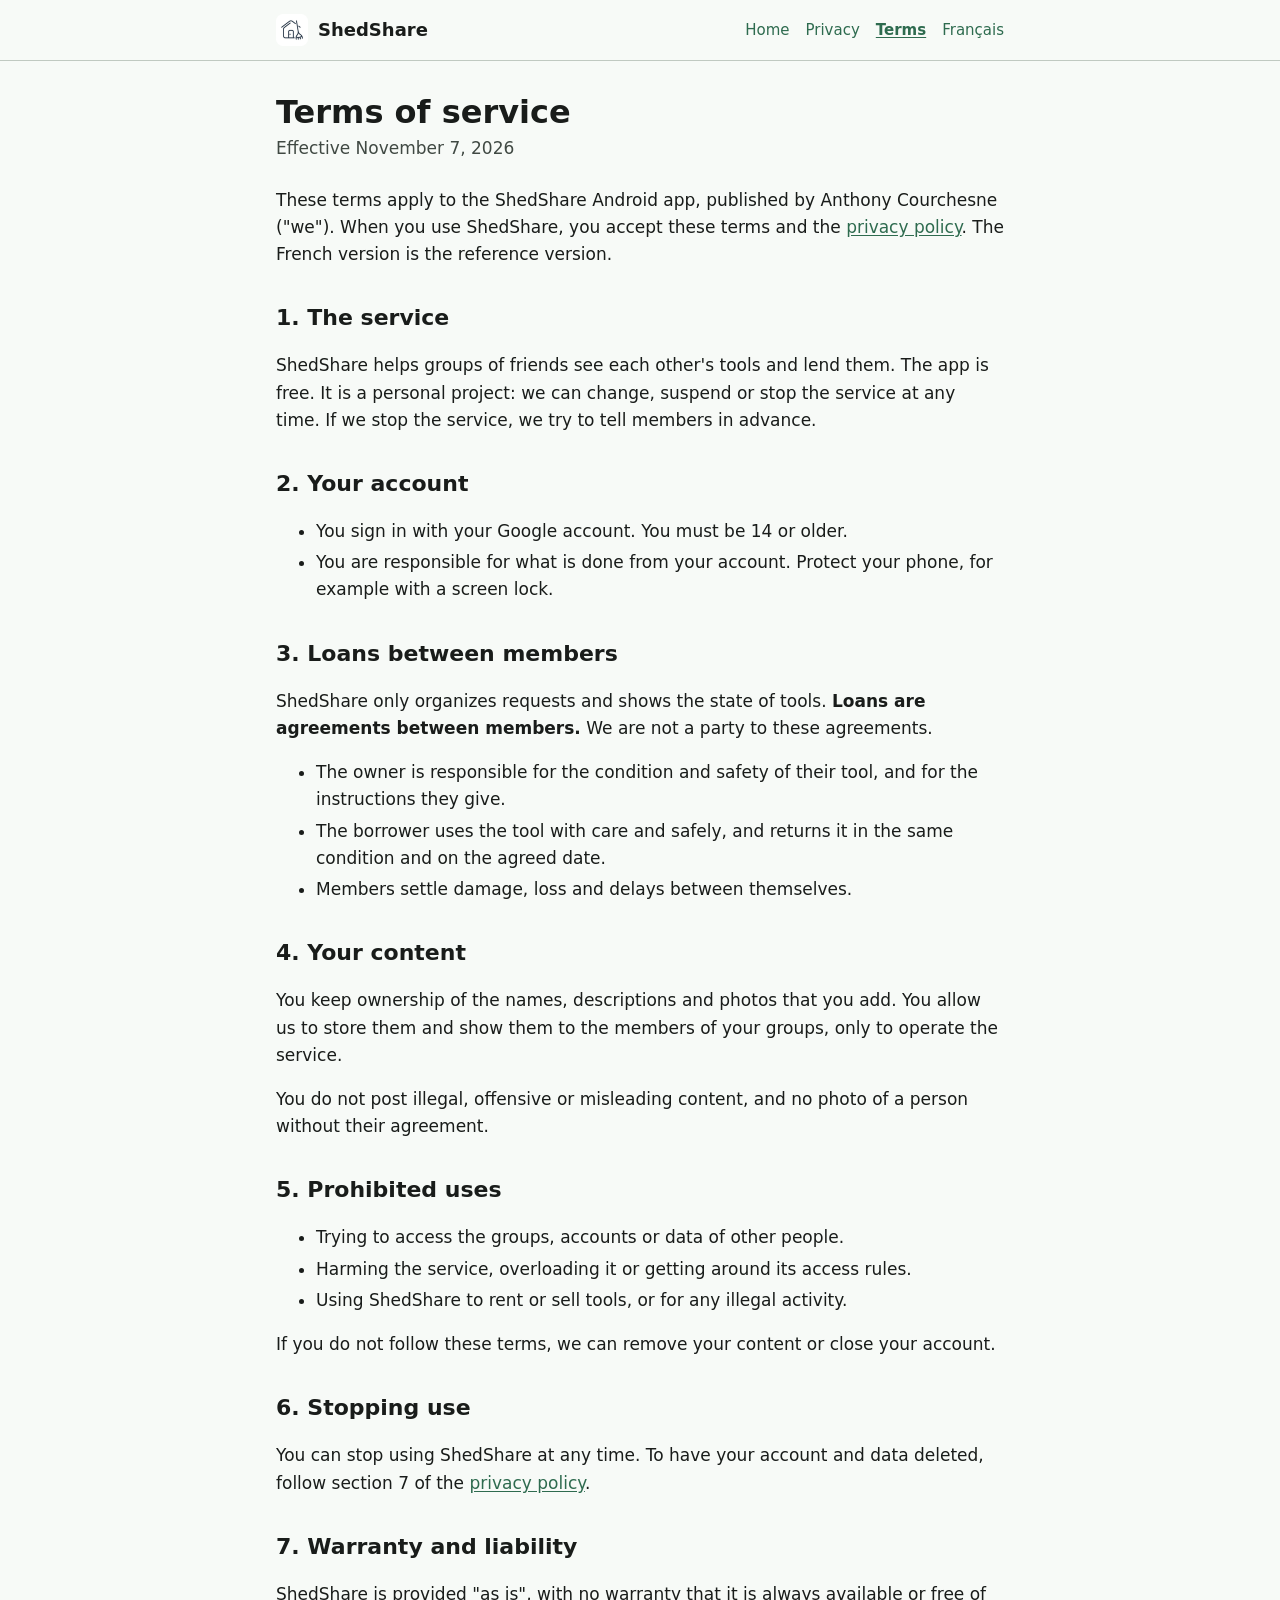
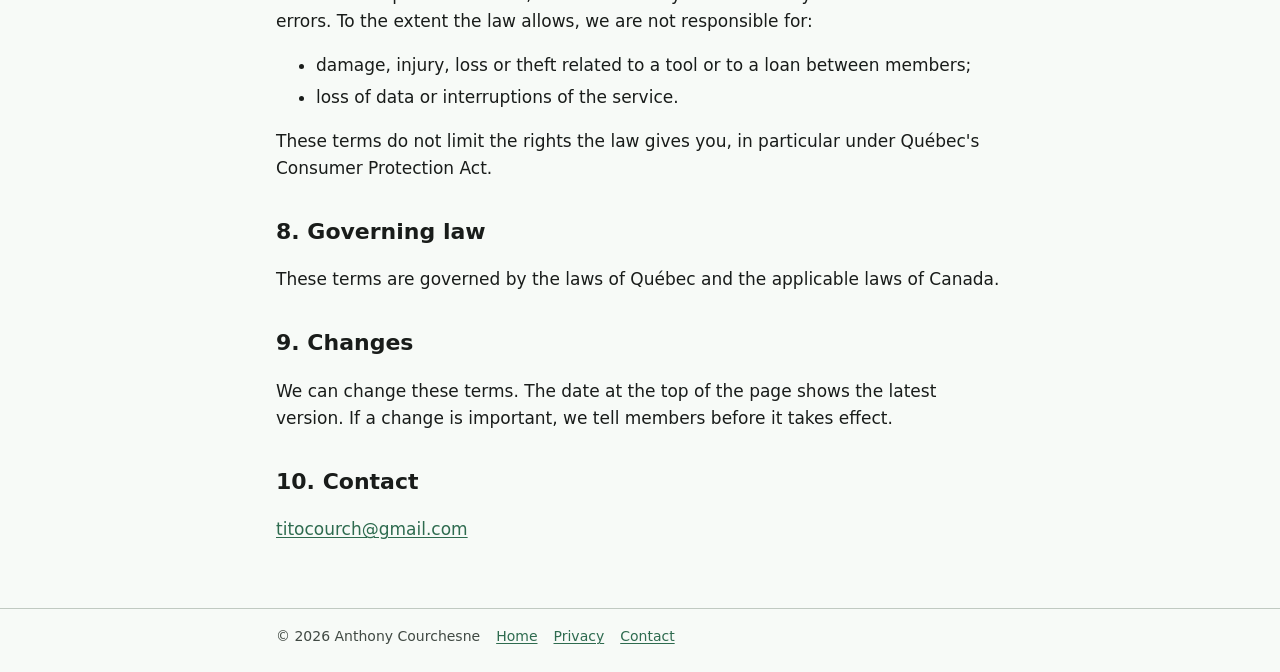
<file: en/terms.html>
<!doctype html>
<html lang="en-CA">
<head>
  <meta charset="utf-8">
  <meta name="viewport" content="width=device-width, initial-scale=1">
  <title>Terms of service – ShedShare</title>
  <meta name="description" content="The rules for using the ShedShare app.">
  <link rel="icon" href="../assets/favicon.png">
  <link rel="alternate" hreflang="fr" href="../terms.html">
  <link rel="stylesheet" href="../assets/style.css">
</head>
<body>
<header class="site"><div class="wrap">
  <a class="brand" href="./"><img src="../assets/favicon.png" alt="">ShedShare</a>
  <nav>
    <a href="./">Home</a>
    <a href="privacy.html">Privacy</a>
    <a href="terms.html" aria-current="page">Terms</a>
    <a href="../terms.html" lang="fr" hreflang="fr">Français</a>
  </nav>
</div></header>

<main><div class="wrap">
  <h1>Terms of service</h1>
  <p class="updated">Effective November 7, 2026</p>

  <p>These terms apply to the ShedShare Android app, published by Anthony Courchesne ("we"). When you use ShedShare, you accept these terms and the <a href="privacy.html">privacy policy</a>. The French version is the reference version.</p>

  <h2>1. The service</h2>
  <p>ShedShare helps groups of friends see each other's tools and lend them. The app is free. It is a personal project: we can change, suspend or stop the service at any time. If we stop the service, we try to tell members in advance.</p>

  <h2>2. Your account</h2>
  <ul>
    <li>You sign in with your Google account. You must be 14 or older.</li>
    <li>You are responsible for what is done from your account. Protect your phone, for example with a screen lock.</li>
  </ul>

  <h2>3. Loans between members</h2>
  <p>ShedShare only organizes requests and shows the state of tools. <strong>Loans are agreements between members.</strong> We are not a party to these agreements.</p>
  <ul>
    <li>The owner is responsible for the condition and safety of their tool, and for the instructions they give.</li>
    <li>The borrower uses the tool with care and safely, and returns it in the same condition and on the agreed date.</li>
    <li>Members settle damage, loss and delays between themselves.</li>
  </ul>

  <h2>4. Your content</h2>
  <p>You keep ownership of the names, descriptions and photos that you add. You allow us to store them and show them to the members of your groups, only to operate the service.</p>
  <p>You do not post illegal, offensive or misleading content, and no photo of a person without their agreement.</p>

  <h2>5. Prohibited uses</h2>
  <ul>
    <li>Trying to access the groups, accounts or data of other people.</li>
    <li>Harming the service, overloading it or getting around its access rules.</li>
    <li>Using ShedShare to rent or sell tools, or for any illegal activity.</li>
  </ul>
  <p>If you do not follow these terms, we can remove your content or close your account.</p>

  <h2>6. Stopping use</h2>
  <p>You can stop using ShedShare at any time. To have your account and data deleted, follow section 7 of the <a href="privacy.html">privacy policy</a>.</p>

  <h2>7. Warranty and liability</h2>
  <p>ShedShare is provided "as is", with no warranty that it is always available or free of errors. To the extent the law allows, we are not responsible for:</p>
  <ul>
    <li>damage, injury, loss or theft related to a tool or to a loan between members;</li>
    <li>loss of data or interruptions of the service.</li>
  </ul>
  <p>These terms do not limit the rights the law gives you, in particular under Québec's Consumer Protection Act.</p>

  <h2>8. Governing law</h2>
  <p>These terms are governed by the laws of Québec and the applicable laws of Canada.</p>

  <h2>9. Changes</h2>
  <p>We can change these terms. The date at the top of the page shows the latest version. If a change is important, we tell members before it takes effect.</p>

  <h2>10. Contact</h2>
  <p><a href="mailto:titocourch@gmail.com">titocourch@gmail.com</a></p>
</div></main>

<footer class="site"><div class="wrap">
  <span>© 2026 Anthony Courchesne</span>
  <a href="./">Home</a>
  <a href="privacy.html">Privacy</a>
  <a href="mailto:titocourch@gmail.com">Contact</a>
</div></footer>
</body>
</html>
</file>
<file: assets/style.css>
/* ShedShare site. Colors match the app theme (app/src/main/java/com/shedshare/app/ui/Theme.kt). */
:root {
  --primary: #2e6b4f;
  --on-primary: #ffffff;
  --primary-container: #b4f1ce;
  --on-primary-container: #002113;
  --bg: #f7faf7;
  --surface: #ebefeb;
  --text: #191c1a;
  --muted: #404943;
  --outline: #c0c9c1;
  --link: #2e6b4f;
  color-scheme: light;
}

@media (prefers-color-scheme: dark) {
  :root {
    --primary: #98d5b3;
    --on-primary: #003824;
    --primary-container: #115238;
    --on-primary-container: #b4f1ce;
    --bg: #101411;
    --surface: #1c201d;
    --text: #e0e3e0;
    --muted: #c0c9c1;
    --outline: #404943;
    --link: #98d5b3;
    color-scheme: dark;
  }
}

* { box-sizing: border-box; }

html { -webkit-text-size-adjust: 100%; }

body {
  margin: 0;
  background: var(--bg);
  color: var(--text);
  font: 17px/1.6 system-ui, -apple-system, "Segoe UI", Roboto, "Helvetica Neue", Arial, sans-serif;
}

a { color: var(--link); text-underline-offset: 2px; }

.wrap { max-width: 760px; margin: 0 auto; padding: 0 16px; }

header.site {
  border-bottom: 1px solid var(--outline);
}
header.site .wrap {
  display: flex; align-items: center; gap: 12px;
  min-height: 60px; flex-wrap: wrap;
}
header.site .brand {
  display: flex; align-items: center; gap: 10px;
  color: var(--text); text-decoration: none; font-weight: 600; font-size: 18px;
}
header.site .brand img { width: 32px; height: 32px; }
header.site nav { margin-left: auto; display: flex; gap: 16px; flex-wrap: wrap; font-size: 15px; }
header.site nav a { text-decoration: none; }
header.site nav a[aria-current="page"] { font-weight: 600; text-decoration: underline; }

main { padding: 32px 0 48px; }

.hero { text-align: center; padding: 24px 0 8px; }
.hero img { width: 128px; height: 128px; }
.hero h1 { font-size: 40px; line-height: 1.15; margin: 16px 0 8px; }
.hero p.tagline { font-size: 20px; color: var(--muted); margin: 0 auto; max-width: 30em; }

.features {
  display: grid; gap: 12px; margin: 32px 0;
  grid-template-columns: repeat(auto-fit, minmax(210px, 1fr));
}
.card {
  background: var(--surface); border-radius: 16px; padding: 16px 18px;
}
.card h3 { margin: 0 0 4px; font-size: 17px; }
.card p { margin: 0; color: var(--muted); font-size: 15px; }

.download { display: flex; align-items: center; gap: 12px 16px; flex-wrap: wrap; margin: 16px 0; }
.button {
  display: inline-block; background: var(--primary); color: var(--on-primary);
  padding: 12px 22px; border-radius: 999px; font-weight: 600; text-decoration: none;
}
.button:hover, .button:focus-visible { filter: brightness(1.08); }
.note { color: var(--muted); font-size: 15px; }

.callout {
  background: var(--primary-container); color: var(--on-primary-container);
  border-radius: 16px; padding: 16px 18px; margin: 24px 0;
}
.callout a { color: inherit; }

h1 { font-size: 32px; line-height: 1.2; margin: 0 0 4px; }
h2 { font-size: 22px; margin: 32px 0 8px; }
h3 { font-size: 18px; margin: 20px 0 6px; }
.updated { color: var(--muted); margin: 0 0 24px; }
li { margin: 4px 0; }

table { border-collapse: collapse; width: 100%; font-size: 15px; margin: 8px 0 16px; }
th, td { text-align: left; vertical-align: top; padding: 8px 10px; border-bottom: 1px solid var(--outline); }
th { font-weight: 600; }
.table-scroll { overflow-x: auto; }

footer.site { border-top: 1px solid var(--outline); color: var(--muted); font-size: 14px; }
footer.site .wrap { padding-top: 16px; padding-bottom: 24px; display: flex; gap: 16px; flex-wrap: wrap; }
</file>
